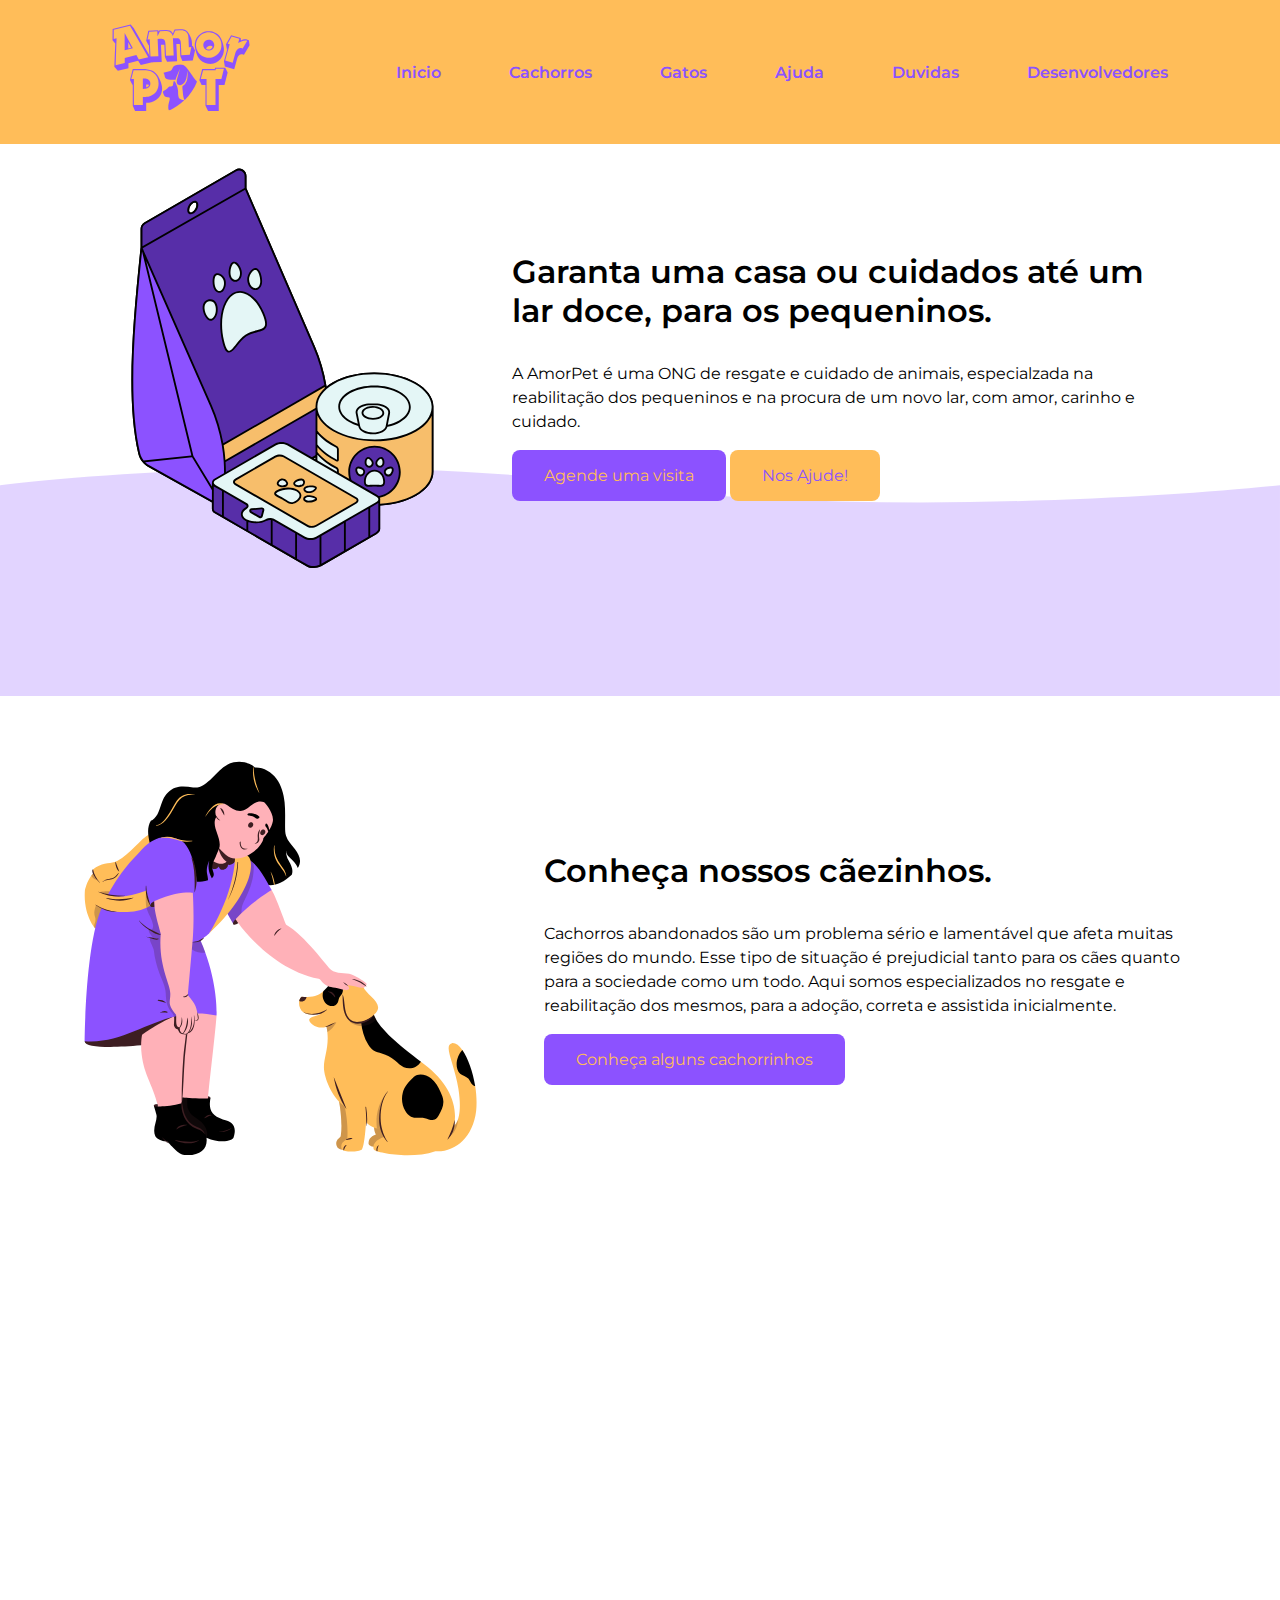
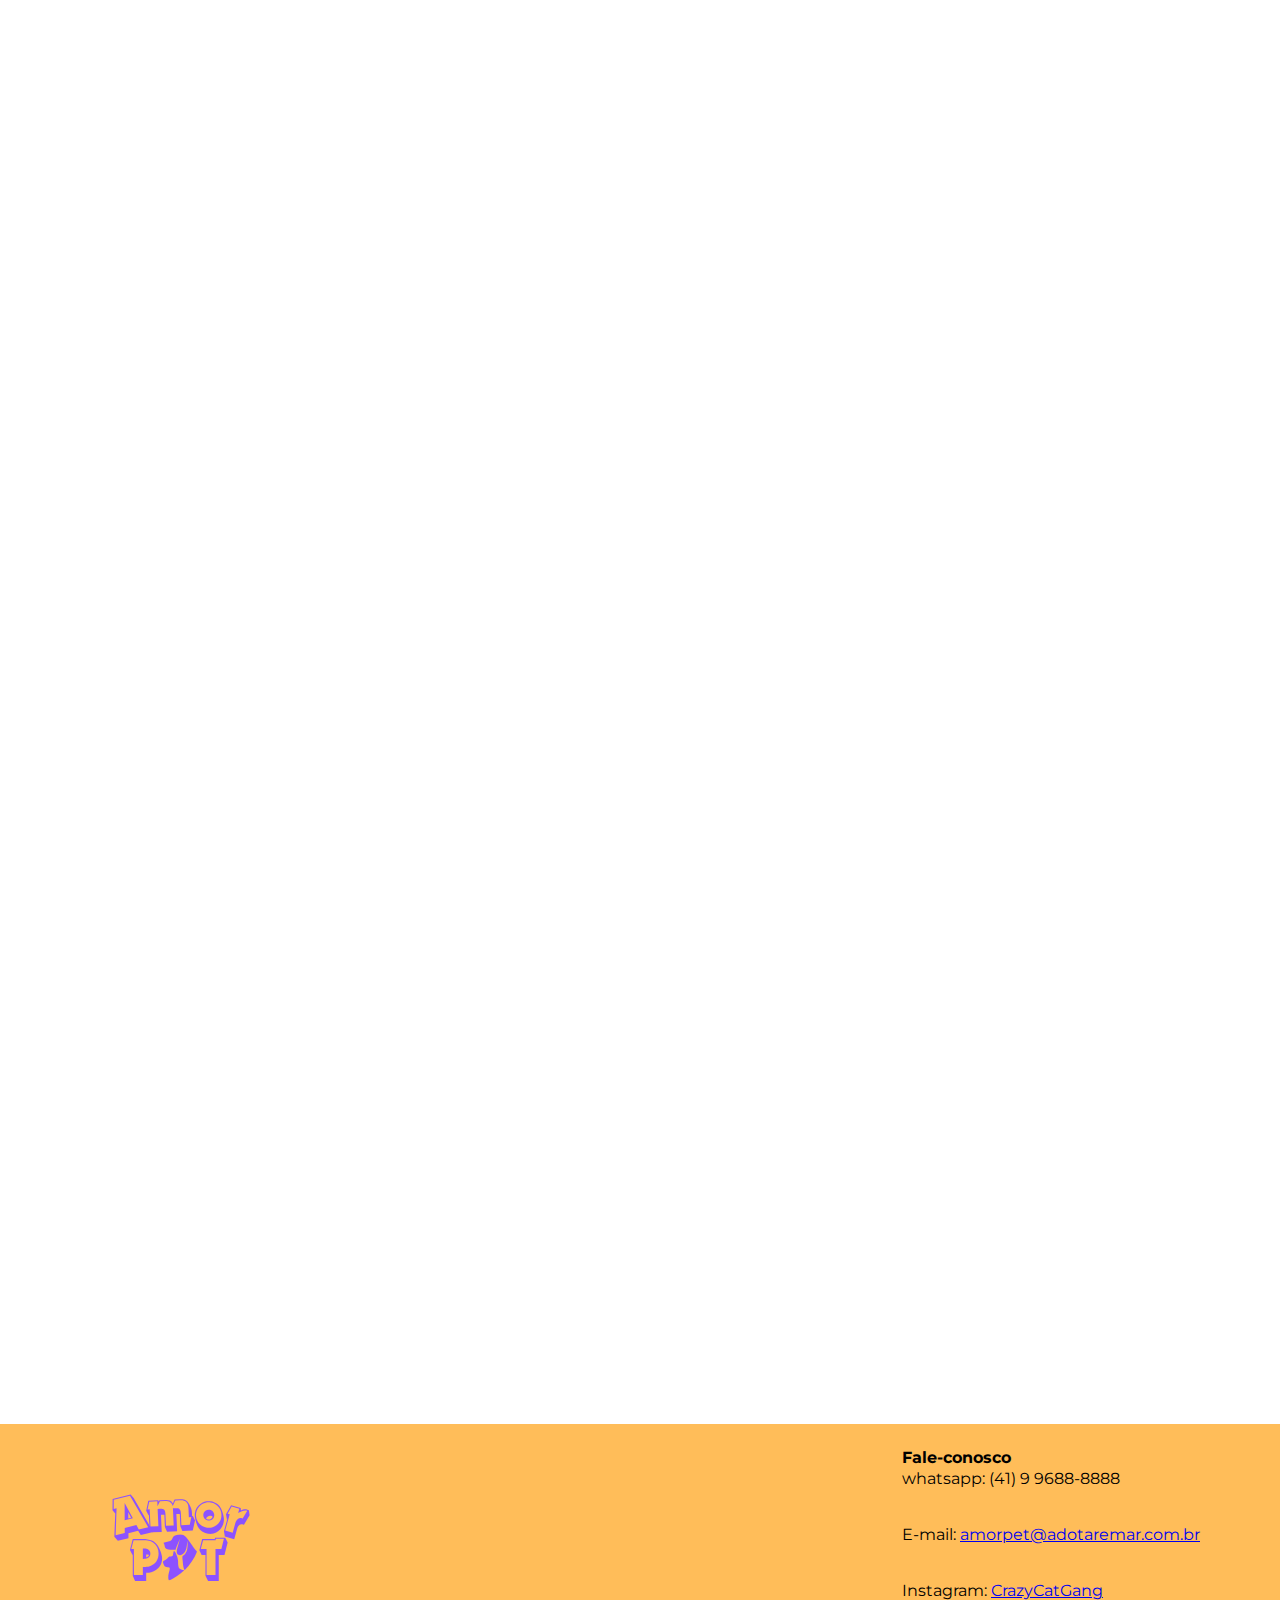
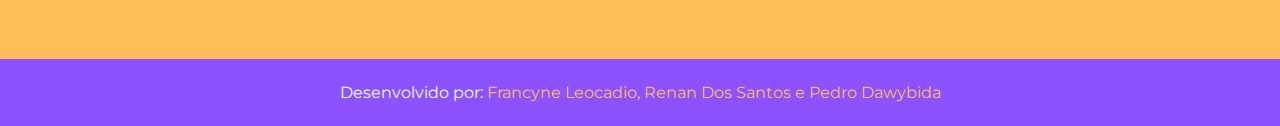
<file: front/index.html>
<!DOCTYPE html>
<html lang="pt-br">

<head>
    <meta charset="UTF-8">
    <meta name="description" content="Garanta uma vida longa e cheia de alegria para um PET.">
    <title>AmorPet</title>

    <link rel="stylesheet" href="style.css">
    <link rel="preconnect" href="https://fonts.googleapis.com">
    <link rel="preconnect" href="https://fonts.gstatic.com" crossorigin>
    <link href="https://fonts.googleapis.com/css2?family=Montserrat:wght@100;500&display=swap" rel="stylesheet">
</head>

<body>

    <header>
        <a href="index.html">
            <img src="img/logo 3.svg" width="200" height="92">
        </a>

        <nav>
            <a href="#inicio">Inicio</a>
            <a href="#cachorros">Cachorros</a>
            <a href="#gatos">Gatos</a>
            <a href="#ajuda">Ajuda</a>
            <a href="#duvidas">Duvidas</a>
            <a href="./pages/about_devs.html">Desenvolvedores</a>
        </nav>
    </header>

    <main>

        <section id="inicio" class="init fade fade-right">

            <img src="img/alimentos pet.svg">
            <div>
                <h1>Garanta uma casa ou cuidados até um lar doce, para os pequeninos.</h1>
                <p>A AmorPet é uma ONG de resgate e cuidado de animais, especialzada na reabilitação dos pequeninos e na
                    procura de um novo lar, com amor, carinho e cuidado.</p>
                <a class="botao" href="https://wa.me/55041996888888" target="_blank">Agende uma visita</a>
                <a class="botao-transparente" href="#ajuda">Nos Ajude!</a>
            </div>

            <div>
                <img class="absolute" src="img/shape roxo.svg" alt="">
            </div>

        </section>

        <section id="cachorros" class="init fade fade-left">
            <img src="img/Menina e cachorro.svg" alt="Cães" width="" height="" loading="lazy">
            <div>
                <h2>Conheça nossos cãezinhos.</h2>
                <p>
                    Cachorros abandonados são um problema sério e lamentável que afeta muitas regiões do mundo. Esse
                    tipo de situação é prejudicial tanto para os cães quanto para a sociedade como um todo. Aqui
                    somos especializados no resgate e reabilitação dos mesmos, para a adoção, correta e assistida
                    inicialmente.
                </p>
                <a class="cachorrinhos" href="https://www.instagram.com/institutoficacomigo_" target="_blank">Conheça
                    alguns cachorrinhos</a>
        </section>
        </div>

        </section>

        <section id="gatos" class="fade fade-right">
            <img src="img/menina e gato.svg" alt="Gatos" width="" height="" loading="lazy">

            <div>
                <h2>Conheça nossos gatinhos.</h2>
                <p>
                    Gatos abandonados, muitas vezes referidos como gatos de rua ou gatos vadios, enfrentam desafios
                    semelhantes aos cachorros abandonados, embora haja diferenças notáveis em sua natureza e nas formas
                    de abordar o problema.
                </p>
                <a class="gatinhos" href="https://www.instagram.com/grazycatgang" target="_blank">Conheça alguns
                    gatinhos</a>

            </div>
        </section>

        <section id="ajuda" class="fade fade-left">
            <img src="img/cat.svg" alt="" width="" height="" loading="lazy">
            <div>
                <h2>Ajuda, ou quer adotar? Entre em contato.</h2>
                <p>
                    Caso você tenha alguma dúvida, sobre a ONG, como trabalhamos, como adotar e como pode nos ajudar
                    com nossos gastos de cuidados, pode entrar em contato, pelo nosso whatsapp
                    <a href="https://wa.me/5504196888888" target="_blank">AQUI</a>. E também temos instagram
                    <a href="http://instagram.com/crazycatgang" target="_blank"> CrazyCatGang</a>
                </p>
        </section>
        </div>

        <section id="duvidas" class="fade fade-right">
            <img src="img/dog2.svg" alt="" loading="lazy">
            <div>
                <h2>Duvidas mais frequêntes, antes de entrar em contato.</h2>
                <p>
                    Muitas pessoas possuem duvidas, de como funciona uma adoção, atráves de uma ONG.
                    Segue as principais, caso tenha mais alguma, pode nos contatar.
                </p>
                <div class="duvida">
                    <h3>Podemos visitar a ONG para ver os pequeninos?</h3>
                    <img src="img/down-arrow.svg" alt="" width="30" height="30" loading="lazy">
                    <p class="paragrafo">Sim! Você pode nos visitar, contanto que marque uma visita prévia, em caso de escolha de gatinhos
                        ou cãezinhos que estejam em lar temporario, precisamos marcar com antecedencia, ara poder
                        agendar com os tutores temporarios.
                    </p>
                </div>
                <div class="duvida">
                    <h3>Qualquer um pode adotar?</h3>
                    <img src="img/down-arrow.svg" alt="" width="30" height="30" loading="lazy">
                    <p class="paragrafo">Sim! Seguindo algumas regras.
                        Precisa ser maior de 18 anos, possuir telas nas janelas de seu apartamento/casa e dar muito amor
                        e carinho.
                    </p>
                </div>
                <div class="duvida">
                    <h3>Como posso ser um Tutor temporario?</h3>
                    <img src="img/down-arrow.svg" alt="" width="30" height="30" loading="lazy">
                    <p class="paragrafo"> Para ser um tutor temporario, precisa seguir as mesmas diretrizes para ser um tutor, lembrando
                        que a ONG lhe ajuda-ra nos gastos com os pequeninos, sua maior função, é cuidar e proteger os
                        pequeninos, até ganhem um lar definitivo.
                    </p>
                </div>
        </section>
        </div>
    </main>

    <footer>

        <div>
            <img src="img/logo 3.svg" width="200" height="92">
        </div>

        <div>
            <strong>Fale-conosco</strong>
            <p>whatsapp: (41) 9 9688-8888</p>
            <p>E-mail: <a href="mailto:amorpet@adotaremar.com.br">amorpet@adotaremar.com.br</a></p>
            <p>Instagram: <a href="http://instagram.com/crazycatgang" target="_blank"> CrazyCatGang</a></p>
        </div>

    </footer>

    <div id="dev">
        Desenvolvido por: <a class="dev" target="_blank"> Francyne Leocadio, Renan Dos Santos e Pedro Dawybida </a>
    </div>

    <script src="./script.js"></script>

</body>

</html>
</file>
<file: front/style.css>
*{
    box-sizing: border-box;
    font-family: 'Montserrat', sans-serif;
    margin: 0;
    padding: 0;
}

header {
    background-color: #FFBD59;
    display: flex;
    align-items: center;
    justify-content: space-between;
    padding-left: 80px;
    padding-right: 80px;
    padding-top: 24px;
    padding-bottom: 24px;
}

header nav a:hover {
    border-bottom: 2px solid #8C52FF;
    padding: 10px 32px;
}

header nav a {
    color: #8C52FF;
    font-family: 'Montserrat', sans-serif;
    font-weight: 600;
    padding: 10px 32px;
    text-decoration: none;
}

#inicio, .profile {
    display: flex;
    align-items: center;
    gap: 32px;
    padding: 24px 80px 128px 80px;
}

h1, h2, h3 {
    font-weight: 600;
    font-size: 32px;
    margin-bottom: 32px;
}

p {
    line-height: 150%;
    margin-bottom: 32px;
}

.botao {
    background-color: #8C52FF;
    color: #FFBD59;
    border-radius: 8px;
    padding: 16px 32px;
    text-decoration: none;
}

.botao:hover {
    opacity: 0.9;
}

.botao-transparente {
    background-color: #FFBD59;
    color: #8C52FF;
    border-radius: 8px;
    padding: 16px 32px;
    text-underline-offset: 4px;
    text-decoration: none;
}

.botao-transparente:hover {
    opacity: 0.9;
}

.absolute {
    position: absolute;
    bottom: 0;
    left: 0;
    width: 100%;
    z-index: -10;
}

#cachorros {
    display: flex;
    align-items: center;
    gap: 64px;
    padding: 64px 80px;
}

.cachorrinhos:hover{
    opacity: 0.9;
}

.cachorrinhos {
    background-color: #8C52FF;
    color: #FFBD59;
    border-radius: 8px;
    padding: 16px 32px;
    text-decoration: none;
}

#gatos {
    display: flex;
    align-items: center;
    gap: 64px;
    padding: 64px 80px;
}

.gatinhos:hover{
    opacity: 0.9;
}

.gatinhos {
    background-color: #8C52FF;
    color: #FFBD59;
    border-radius: 8px;
    padding: 16px 32px;
    text-decoration: none;
}

#ajuda {
    display: flex;
    align-items: center;
    gap: 64px;
    padding: 64px 80px;
}

#duvidas {
    display: flex;
    align-items: center;
    gap: 64px;
    padding: 64px 80px;
}

.duvida h3 {
    border: 2px solid #8C52FF;
    border-radius: 8px;
    cursor: pointer;
    padding: 24px;
    margin: 0;
}

.duvida {
    position: relative;
}

.duvida img {
    position: absolute;
    top: 32px;
    right: 24px;
}

.duvida .paragrafo {
    border-right: 1px solid #8C52FF;
    border-bottom: 1px solid #8C52FF;
    border-left: 1px solid #8C52FF;
    border-radius: 0 0 8px 8px;
    margin-top: -8px;
    padding: 0;
    height: 0;
    opacity: 0;
    overflow: hidden;
    transition: .2s;
}

.duvida.ativa .paragrafo {
    height: fit-content;
    opacity: 1;
    padding: 24px;
}

footer {
    background-color: #FFBD59;
    display: flex;
    align-items: center;
    justify-content: space-between;
    padding-left: 80px;
    padding-right: 80px;
    padding-top: 24px;
    padding-bottom: 24px;
}

#dev {
    background-color: #8C52FF;
    color: azure;
    text-align: center;
    padding: 24px;
}

#dev a {
    color: #FFBD59;
}

.img-profile {
    height: 250px;
}
/* ANIMAÇÕES */

.fade{
    position: relative;
    transform: translateY(150px);
    opacity: 0;
    transition: 0.5s all ease;
}

.fade.active{
    transform: translateY(0);
    opacity: 1;
}

.active.fade-left {
    animation: fade-left 1s ease-in;
}
.active.fade-right {
    animation: fade-right 1s ease-in;
}

@keyframes fade-left {
    0% {
        transform: translateX(-100px);
        opacity: 0;
    }
    100% {
        transform: translateX(0);
        opacity: 1;
    }
}
@keyframes fade-right {
    0% {
        transform: translateX(100px);
        opacity: 0;
    }
    100% {
        transform: translateX(0);
        opacity: 1;
    }
}
</file>
